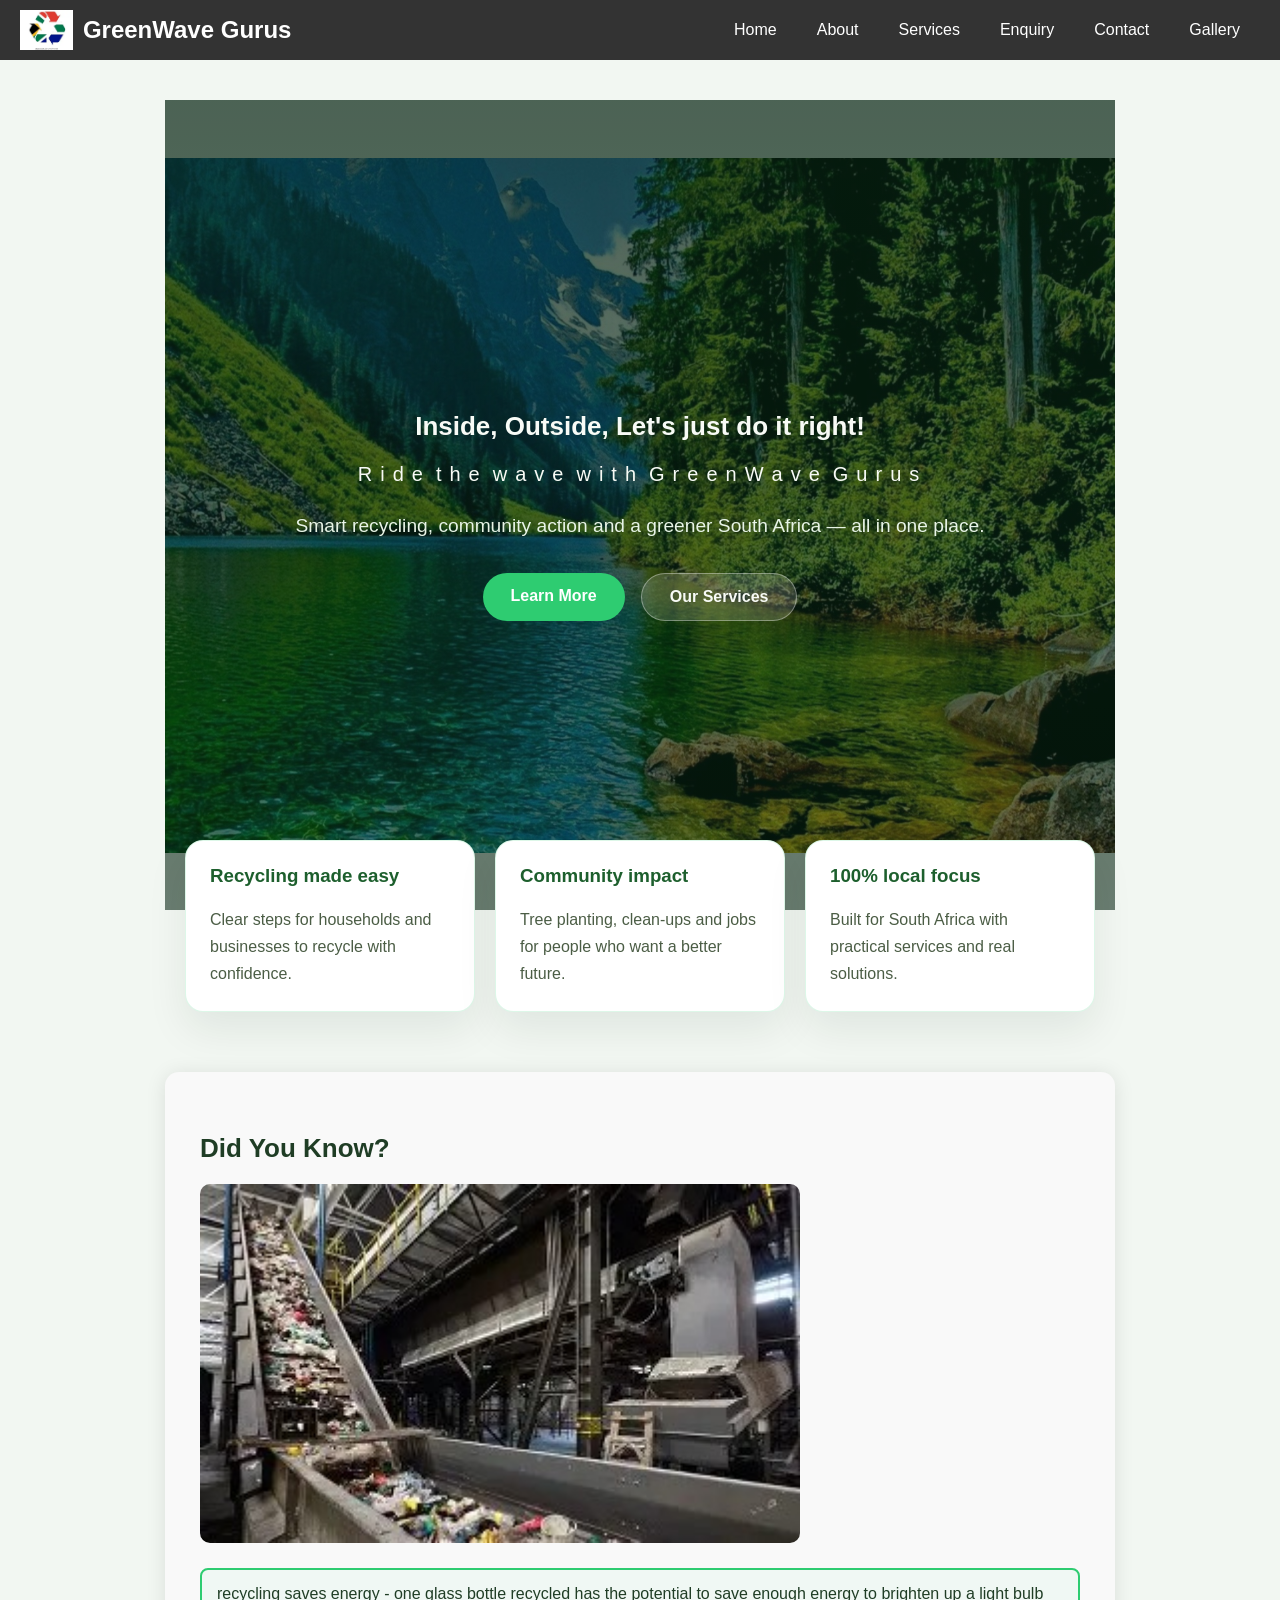
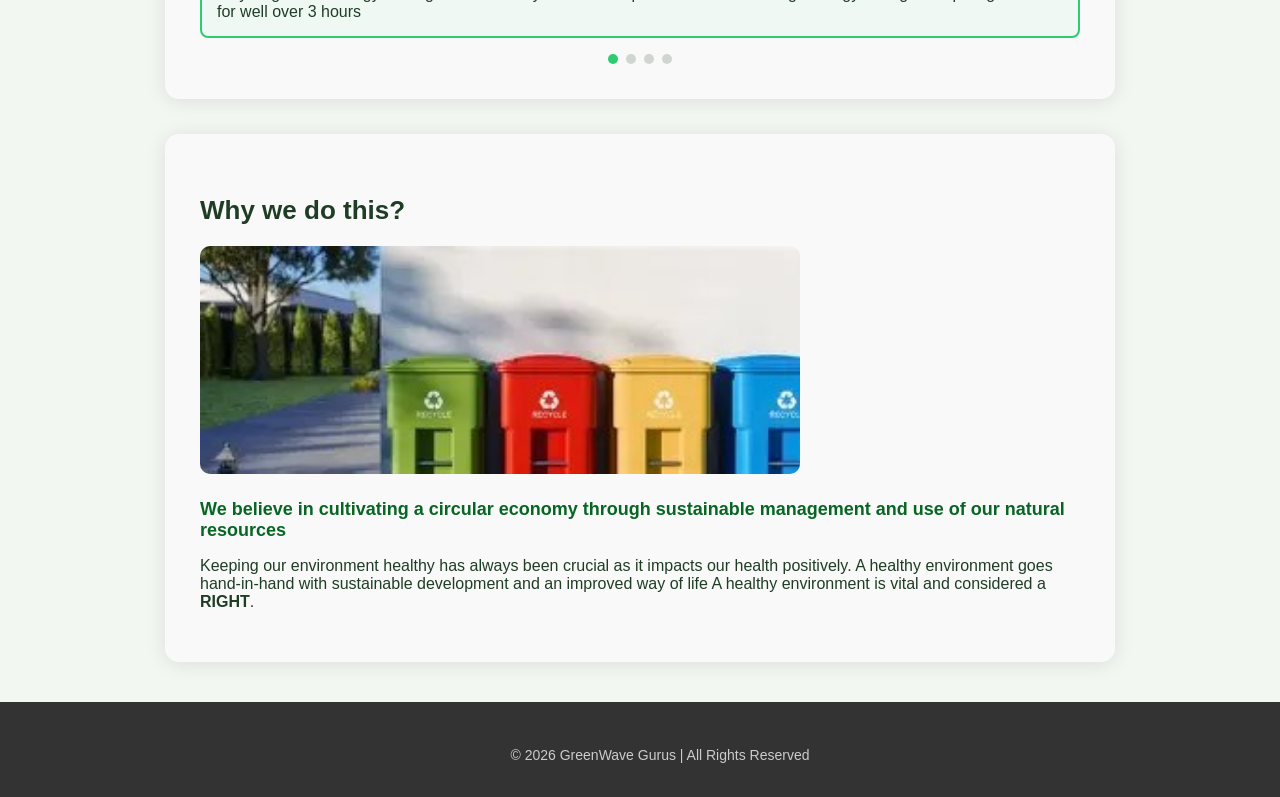
<file: index.html>
<!DOCTYPE html>
<html lang="en">
<head>
    <meta charset="UTF-8">
    <meta name="viewport" content="width=device-width, initial-scale=1.0">
    <link rel="stylesheet" href="css/style.css">
    <title>GreenWave Gurus</title>
</head>
<script src="js/script.js"></script>
<body>
    
       <header>
<nav class="navbar">
    <div class="logo">
        <img src="images/logo2.jpg" alt="logo">
        <span>GreenWave Gurus</span>
    </div>
    <ul class="nav-links">
        <li><a href="index.html">Home</a></li>
        <li><a href="about.html">About</a></li>
        <li><a href="services.html">Services</a></li>
        <li><a href="enquiry.html">Enquiry</a></li>
        <li><a href="contact.html">Contact</a></li>
        <li><a href="images.html">Gallery</a></li>
    </ul>
</nav>
</header>

<main class="container">
<section class="hero">
    <div class="hero-content">
       <h1><strong>Inside, Outside, Let's just do it right!</strong></h1>

        <h2 class="wavy-text">
            <span>R</span><span>i</span><span>d</span><span>e</span><span> </span>
            <span>t</span><span>h</span><span>e</span><span> </span><span>w</span>
            <span>a</span><span>v</span><span>e</span><span> </span><span>w</span>
            <span>i</span><span>t</span><span>h</span><span> </span><span>G</span>
            <span>r</span><span>e</span><span>e</span><span>n</span><span>W</span>
            <span>a</span><span>v</span><span>e</span><span> </span><span>G</span>
            <span>u</span><span>r</span><span>u</span><span>s</span>
        </h2>

        <p class="hero-subtitle">
            Smart recycling, community action and a greener South Africa — all in one place.
        </p>

        <div class="hero-buttons">
            <a href="about.html" class="btn btn-primary">Learn More</a>
            <a href="services.html" class="btn btn-secondary">Our Services</a>
        </div>
    </div>
</section>

<section class="hero-cards">
    <article class="feature-card">
        <h3>Recycling made easy</h3>
        <p>Clear steps for households and businesses to recycle with confidence.</p>
    </article>
    <article class="feature-card">
        <h3>Community impact</h3>
        <p>Tree planting, clean-ups and jobs for people who want a better future.</p>
    </article>
    <article class="feature-card">
        <h3>100% local focus</h3>
        <p>Built for South Africa with practical services and real solutions.</p>
    </article>
</section>
<section class="content-card">
    <h3>Did You Know?</h3>
<img src="images/factory.jpg" alt="factory" class="section-img">
  
<ul class="facts-list">
            <li class="fact-item">recycling saves energy - one glass bottle recycled has the potential to save enough energy to brighten up a light bulb for well over 3 hours</li>
            <li class="fact-item">recycled plastic containers are turned into: cellphone cases, equipment, clothes and rugs</li>
            <li class="fact-item">recycled cartons - makes paper towels, toilet paper and roof cover boards</li>
            <li class="fact-item">recycling teaches you that one man's trash is another man's treasure</li>
</ul>
 
</section>
<section class="content-card">
    <h3>Why we do this?</h3>
    <img src="images/recyclingbins.jpg" alt="recycling bins" class="section-img">

<p class="highlight">We believe in cultivating a circular economy through sustainable management and use of our natural resources</p>
<p>Keeping our environment healthy has always been crucial as it impacts our health positively. A healthy environment goes hand-in-hand with sustainable development and an improved way of life
    A healthy environment is vital and considered a <strong>RIGHT</strong>.
</p>
</section>
</main>
<footer>
    <p class="copyright">&copy; 2026 GreenWave Gurus | All Rights Reserved</p>
</footer>




</body>
</html>
</file>
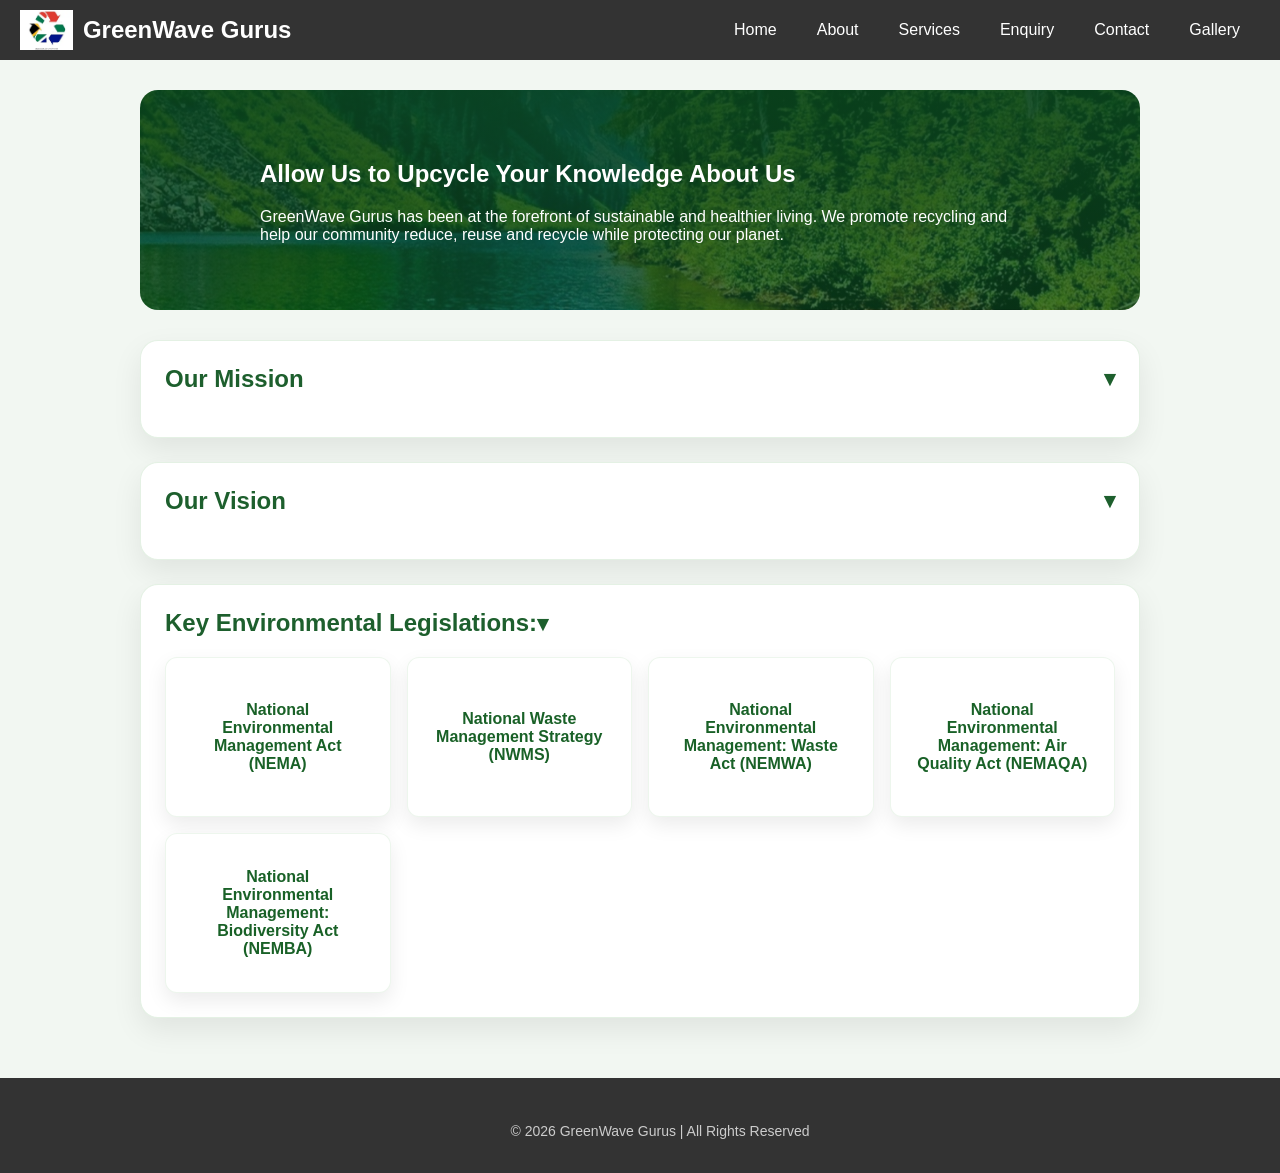
<file: about.html>
<!DOCTYPE html>
<html lang="en">
<head>
    <meta charset="UTF-8">
    <meta name="viewport" content="width=device-width, initial-scale=1.0">
    <link rel="stylesheet" href="css/style.css">
    <title>GreenWave Gurus</title>
</head>
<script src="js/script.js"></script>
<body>
    <header>
<nav class="navbar">
    <div class="logo">
        <img src="images/logo2.jpg" alt="logo">
        <span>GreenWave Gurus</span>
    </div>
    <ul class="nav-links">
        <li><a href="index.html">Home</a></li>
        <li><a href="about.html">About</a></li>
        <li><a href="services.html">Services</a></li>
        <li><a href="enquiry.html">Enquiry</a></li>
        <li><a href="contact.html">Contact</a></li>
        <li><a href="images.html">Gallery</a></li>
    </ul>
</nav>
</header>

<main class="about-page">
  <section class="about-hero">
    <div class="hero-copy">
      <h1>Allow Us to Upcycle Your Knowledge About Us</h1>
      <p>GreenWave Gurus has been at the forefront of sustainable and healthier living. We promote recycling and help our community reduce, reuse and recycle while protecting our planet.</p>
    </div>
  </section>

  <section class="about-content">
    <div class="card">
      <h2>Our Mission</h2>
      <p>Our commitment is to preserve our earth through community upliftment by creating work opportunities while making sure we act accordingly to keep our natural resources for a long time.</p>
    </div>

    <div class="card">
      <h2>Our Vision</h2>
      <div class="vision-wrap">
        <img src="images/vision.jpg" alt="vision" class="about-img">
        <div class="vision-caption">Through our input as a society we foresee a healthier planet.</div>
      </div>
      <p>Through our input as a society we foresee a healthier planet.</p>
    </div>

    <div class="card laws">
      <h2>Key Environmental Legislations:</h2>
      <div class="flip-grid">
        <div class="flip-card" tabindex="0">
          <div class="flip-card-inner">
            <div class="flip-card-front">
              <h3>National Environmental Management Act (NEMA)</h3>
            </div>
            <div class="flip-card-back">
              <p>The foundational law for environmental governance, requiring Environmental Impact Assessments and pollution control.</p>
            </div>
          </div>
        </div>

        <div class="flip-card" tabindex="0">
          <div class="flip-card-inner">
            <div class="flip-card-front">
              <h3>National Waste Management Strategy (NWMS)</h3>
            </div>
            <div class="flip-card-back">
              <p>A strategy for managing waste to minimize environmental impact and promote sustainability.</p>
            </div>
          </div>
        </div>

        <div class="flip-card" tabindex="0">
          <div class="flip-card-inner">
            <div class="flip-card-front">
              <h3>National Environmental Management: Waste Act (NEMWA)</h3>
            </div>
            <div class="flip-card-back">
              <p>Governs waste management, recycling and disposal practices.</p>
            </div>
          </div>
        </div>

        <div class="flip-card" tabindex="0">
          <div class="flip-card-inner">
            <div class="flip-card-front">
              <h3>National Environmental Management: Air Quality Act (NEMAQA)</h3>
            </div>
            <div class="flip-card-back">
              <p>Regulates air quality, sets emissions standards and protects against pollution.</p>
            </div>
          </div>
        </div>

        <div class="flip-card" tabindex="0">
          <div class="flip-card-inner">
            <div class="flip-card-front">
              <h3>National Environmental Management: Biodiversity Act (NEMBA)</h3>
            </div>
            <div class="flip-card-back">
              <p>Focuses on conservation of ecosystems like wetlands and forests and protects endangered species.</p>
            </div>
          </div>
        </div>
      </div>
    </div>
  </section>
</main>
<footer>
    <p class="copyright">&copy; 2026 GreenWave Gurus | All Rights Reserved</p>
</footer>

</body>
</html>
</file>
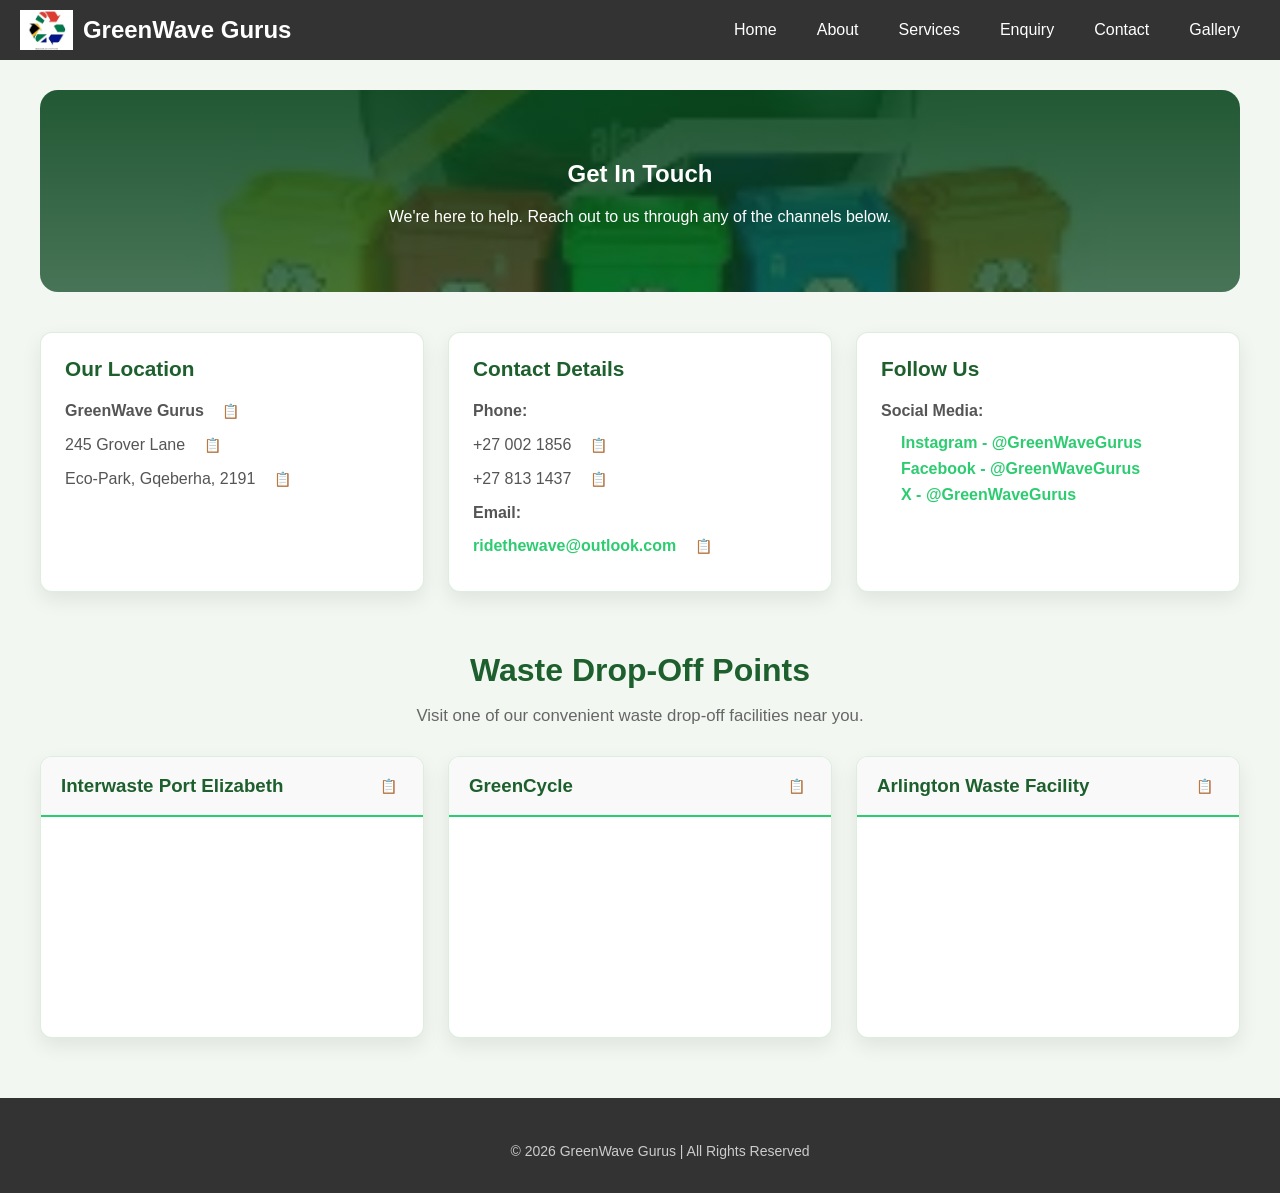
<file: contact.html>
<!DOCTYPE html>
<html lang="en">
<head>
    <meta charset="UTF-8">
    <meta name="viewport" content="width=device-width, initial-scale=1.0">
    <link rel="stylesheet" href="css/style.css">
    <title>GreenWave Gurus | Contact</title>
</head>
<script src="js/script.js"></script>
<body>
    <header>
        <nav class="navbar">
            <div class="logo">
                <img src="images/logo2.jpg" alt="logo">
                <span>GreenWave Gurus</span>
            </div>
            <ul class="nav-links">
                <li><a href="index.html">Home</a></li>
                <li><a href="about.html">About</a></li>
                <li><a href="services.html">Services</a></li>
                <li><a href="enquiry.html">Enquiry</a></li>
                <li><a href="contact.html">Contact</a></li>
                <li><a href="images.html">Gallery</a></li>
            </ul>
        </nav>
    </header>

    <main class="contact-page">
        <section class="contact-hero">
            <div class="hero-copy">
                <h1>Get In Touch</h1>
                <p>We're here to help. Reach out to us through any of the channels below.</p>
            </div>
        </section>

        <section class="contact-content">
            <div class="contact-info">
                <div class="info-card">
                    <h2>Our Location</h2>
                    <p><strong>GreenWave Gurus</strong> <button type="button" class="copy-btn" aria-label="Copy organisation name"><span class="icon">📋</span><span class="copy-tooltip" hidden>Copied!</span></button></p>
                    <p><span class="copy-text">245 Grover Lane</span> <button type="button" class="copy-btn" aria-label="Copy address"><span class="icon">📋</span><span class="copy-tooltip" hidden>Copied!</span></button></p>
                    <p><span class="copy-text">Eco-Park, Gqeberha, 2191</span> <button type="button" class="copy-btn" aria-label="Copy suburb and postal code"><span class="icon">📋</span><span class="copy-tooltip" hidden>Copied!</span></button></p>
                </div>

                <div class="info-card">
                    <h2>Contact Details</h2>
                    <p><strong>Phone:</strong></p>
                    <p><span class="copy-text">+27 002 1856</span> <button type="button" class="copy-btn" aria-label="Copy phone number"><span class="icon">📋</span><span class="copy-tooltip" hidden>Copied!</span></button></p>
                    <p><span class="copy-text">+27 813 1437</span> <button type="button" class="copy-btn" aria-label="Copy phone number"><span class="icon">📋</span><span class="copy-tooltip" hidden>Copied!</span></button></p>
                    <p><strong>Email:</strong></p>
                    <p><span class="copy-text"><a href="mailto:ridethewave@outlook.com">ridethewave@outlook.com</a></span> <button type="button" class="copy-btn" aria-label="Copy email"><span class="icon">📋</span><span class="copy-tooltip" hidden>Copied!</span></button></p>
                </div>

                <div class="info-card">
                    <h2>Follow Us</h2>
                    <p><strong>Social Media:</strong></p>
                    <ul class="social-links">
                        <li><a href="#">Instagram - @GreenWaveGurus</a></li>
                        <li><a href="#">Facebook - @GreenWaveGurus</a></li>
                        <li><a href="#">X - @GreenWaveGurus</a></li>
                    </ul>
                </div>
            </div>
        </section>

        <section class="dropoff-section">
            <h2>Waste Drop-Off Points</h2>
            <p class="section-description">Visit one of our convenient waste drop-off facilities near you.</p>
            
            <div class="maps-grid">
                <div class="map-card">
                    <h3>Interwaste Port Elizabeth <button type="button" class="copy-btn map-copy" aria-label="Copy location name"><span class="icon">📋</span><span class="copy-tooltip" hidden>Copied!</span></button></h3>
                    <div class="map-placeholder" data-src="https://www.google.com/maps/embed?pb=!1m18!1m12!1m3!1d105912.70925596487!2d25.48282690661778!3d-33.946987590437296!2m3!1f0!2f0!3f0!3m2!1i1024!2i768!4f13.1!3m3!1m2!1s0x1e7ad383b54f5caf%3A0x2cee06ee8d18fcc5!2sInterwaste%20Port%20Elizbeth!5e0!3m2!1sen!2sza!4v1776670766412!5m2!1sen!2sza">
                        <div class="spinner" aria-hidden="true"></div>
                        <div class="placeholder-text">Loading map…</div>
                    </div>
                </div>

                <div class="map-card">
                    <h3>GreenCycle <button type="button" class="copy-btn map-copy" aria-label="Copy location name"><span class="icon">📋</span><span class="copy-tooltip" hidden>Copied!</span></button></h3>
                    <div class="map-placeholder" data-src="https://www.google.com/maps/embed?pb=!1m18!1m12!1m3!1d105912.53204635058!2d25.48282679176337!3d-33.94713000050384!2m3!1f0!2f0!3f0!3m2!1i1024!2i768!4f13.1!3m3!1m2!1s0x1e7ad2081fb6fd69%3A0x1db35d7bf0e8f5ab!2sGREENCYCLE!5e0!3m2!1sen!2sza!4v1776671149756!5m2!1sen!2sza">
                        <div class="spinner" aria-hidden="true"></div>
                        <div class="placeholder-text">Loading map…</div>
                    </div>
                </div>

                <div class="map-card">
                    <h3>Arlington Waste Facility <button type="button" class="copy-btn map-copy" aria-label="Copy location name"><span class="icon">📋</span><span class="copy-tooltip" hidden>Copied!</span></button></h3>
                    <div class="map-placeholder" data-src="https://www.google.com/maps/embed?pb=!1m18!1m12!1m3!1d105912.53204635058!2d25.48282679176337!3d-33.94713000050384!2m3!1f0!2f0!3f0!3m2!1i1024!2i768!4f13.1!3m3!1m2!1s0x1e7acdf87fb027cb%3A0xc2a132cb789eee28!2sArlington%20Waste%20Facility!5e0!3m2!1sen!2sza!4v1776671186911!5m2!1sen!2sza">
                        <div class="spinner" aria-hidden="true"></div>
                        <div class="placeholder-text">Loading map…</div>
                    </div>
                </div>
            </div>
        </section>
    </main>

    <footer>
        <p class="copyright">&copy; 2026 GreenWave Gurus | All Rights Reserved</p>
    </footer>
</body>
</html>
</file>
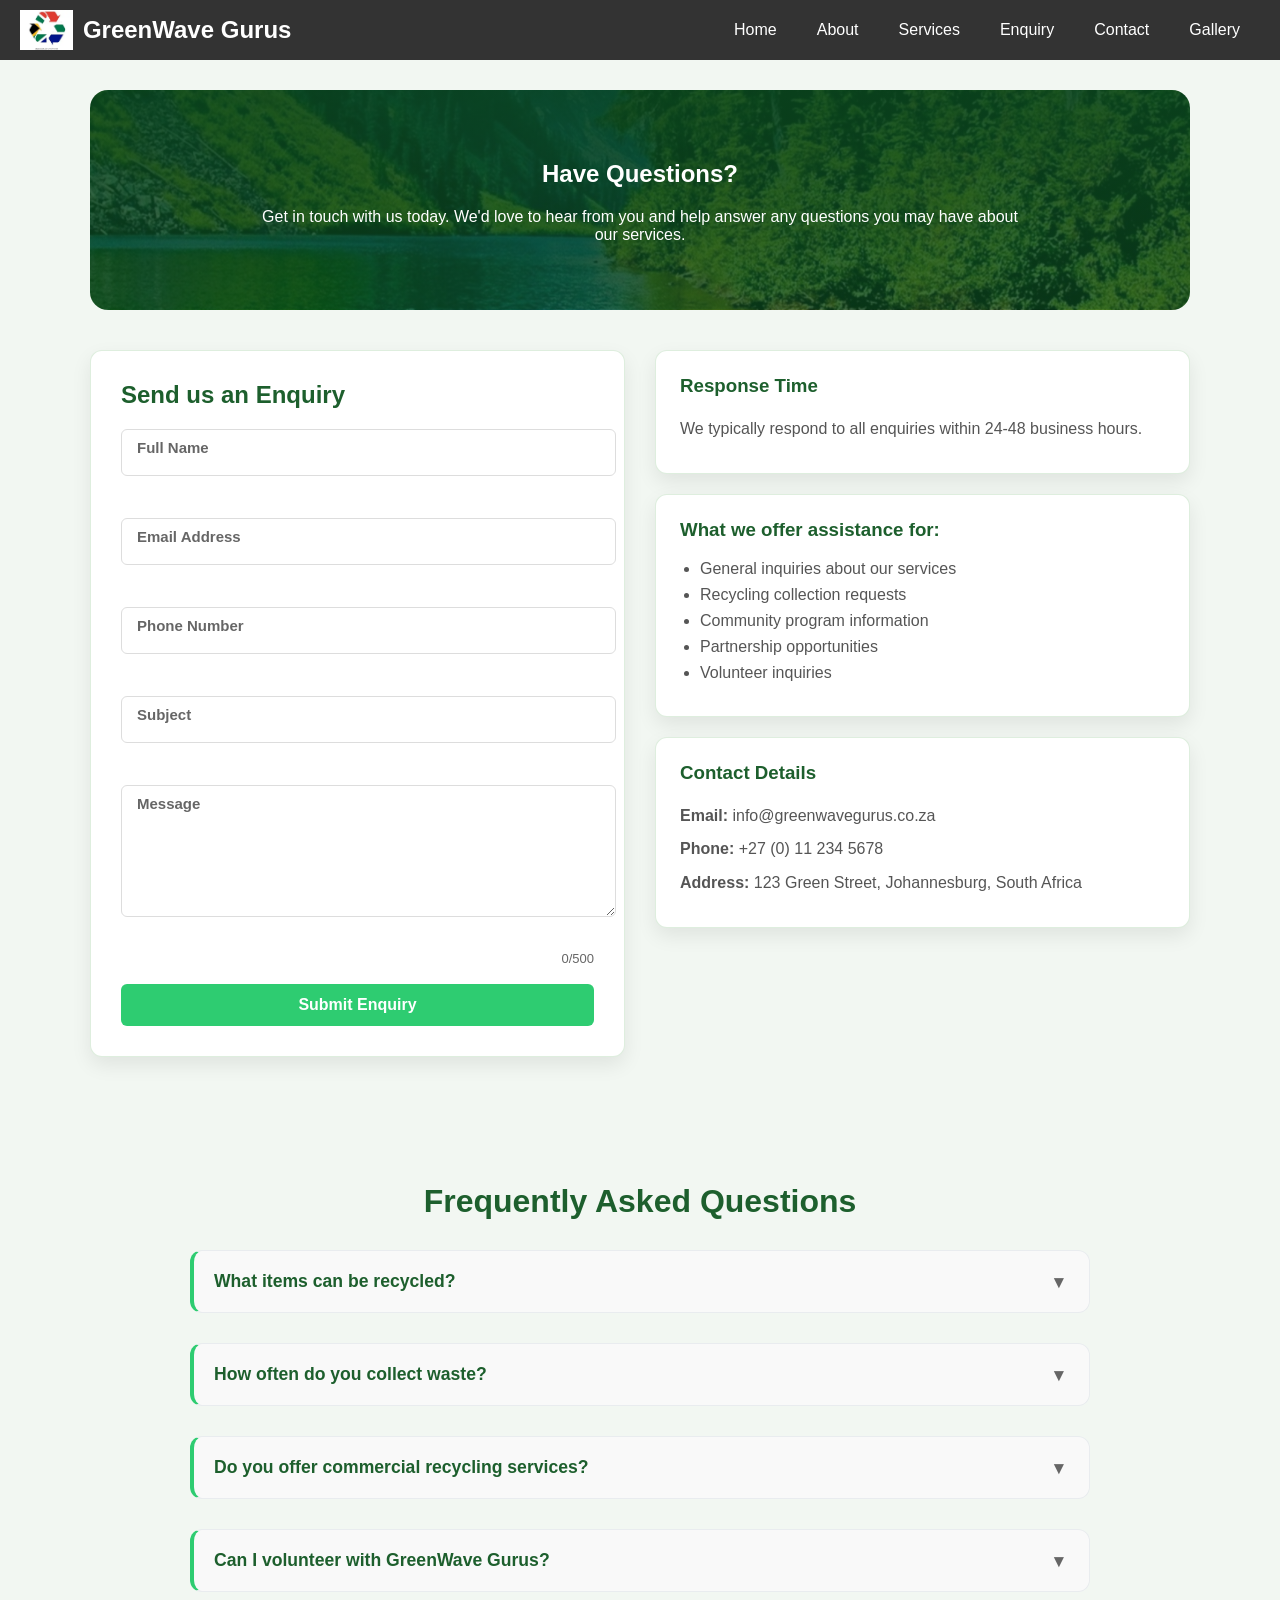
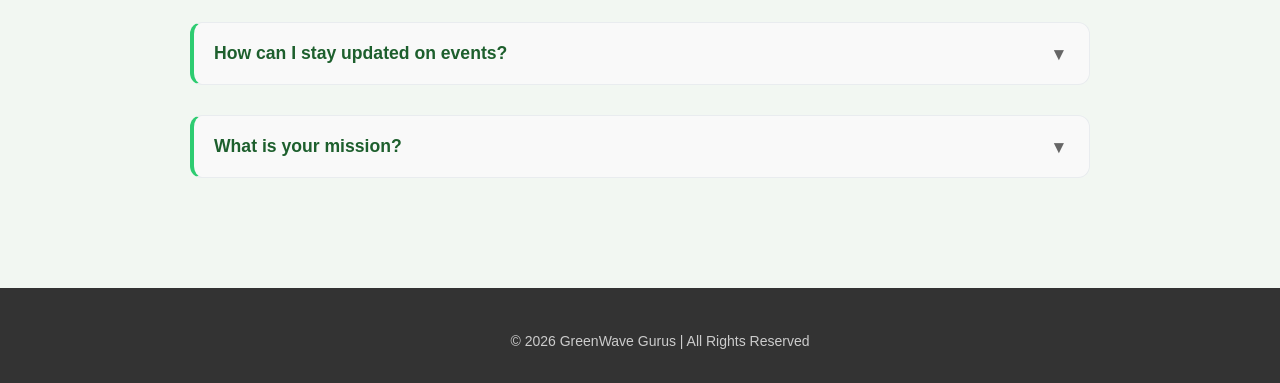
<file: enquiry.html>
<!DOCTYPE html>
<html lang="en">
<head>
    <meta charset="UTF-8">
    <meta name="viewport" content="width=device-width, initial-scale=1.0">
    <link rel="stylesheet" href="css/style.css">
    <title>GreenWave Gurus | Enquiry</title>
</head>
<script src="js/script.js"></script>
<body>
    <header>
        <nav class="navbar">
            <div class="logo">
                <img src="images/logo2.jpg" alt="logo">
                <span>GreenWave Gurus</span>
            </div>
            <ul class="nav-links">
                <li><a href="index.html">Home</a></li>
                <li><a href="about.html">About</a></li>
                <li><a href="services.html">Services</a></li>
                <li><a href="enquiry.html">Enquiry</a></li>
                <li><a href="contact.html">Contact</a></li>
                <li><a href="images.html">Gallery</a></li>
            </ul>
        </nav>
    </header>

    <main class="enquiry-page">
        <section class="enquiry-hero">
            <div class="hero-copy">
                <h1>Have Questions?</h1>
                <p>Get in touch with us today. We'd love to hear from you and help answer any questions you may have about our services.</p>
            </div>
        </section>

        <section class="enquiry-content">
            <div class="enquiry-form-card">
                <h2>Send us an Enquiry</h2>
                <form id="enquiry-form" novalidate>
                    <div id="form-status" class="form-status" aria-live="polite" hidden></div>
                    <div class="form-group floating">
                        <input type="text" id="name" name="name" required>
                        <label for="name">Full Name</label>
                        <span class="error-msg" id="name-error" aria-live="polite"></span>
                    </div>

                    <div class="form-group floating">
                        <input type="email" id="email" name="email" required>
                        <label for="email">Email Address</label>
                        <span class="error-msg" id="email-error" aria-live="polite"></span>
                    </div>

                    <div class="form-group floating">
                        <input type="tel" id="phone" name="phone">
                        <label for="phone">Phone Number</label>
                        <span class="error-msg" id="phone-error" aria-live="polite"></span>
                    </div>

                    <div class="form-group floating">
                        <input type="text" id="subject" name="subject" required>
                        <label for="subject">Subject</label>
                        <span class="error-msg" id="subject-error" aria-live="polite"></span>
                    </div>

                    <div class="form-group floating">
                        <textarea id="message" name="message" rows="6" required></textarea>
                        <label for="message">Message</label>
                        <span class="error-msg" id="message-error" aria-live="polite"></span>
                        <div class="char-counter-wrap"><span id="message-counter" class="char-counter">0/500</span></div>
                    </div>

                    <button type="submit" class="submit-btn">Submit Enquiry</button>
                </form>
            </div>

            <div class="enquiry-info">
                <div class="info-card">
                    <h3>Response Time</h3>
                    <p>We typically respond to all enquiries within 24-48 business hours.</p>
                </div>

                <div class="info-card">
                    <h3>What we offer assistance for:</h3>
                    <ul>
                        <li>General inquiries about our services</li>
                        <li>Recycling collection requests</li>
                        <li>Community program information</li>
                        <li>Partnership opportunities</li>
                        <li>Volunteer inquiries</li>
                    </ul>
                </div>

                <div class="info-card">
                    <h3>Contact Details</h3>
                    <p><strong>Email:</strong> info@greenwavegurus.co.za</p>
                    <p><strong>Phone:</strong> +27 (0) 11 234 5678</p>
                    <p><strong>Address:</strong> 123 Green Street, Johannesburg, South Africa</p>
                </div>
            </div>
        </section>
                <section class="faq-section">
            <h2>Frequently Asked Questions</h2>
            <div class="faq-container">
                <div class="faq-item">
                    <h3>What items can be recycled?</h3>
                    <p>We accept paper, cardboard, plastic, glass, and metal. All items must be clean and dry before submission. Please remove any macro-particles or contaminants.</p>
                </div>

                <div class="faq-item">
                    <h3>How often do you collect waste?</h3>
                    <p>Our refuse trucks collect waste twice a week on established routes. Contact us to arrange a collection schedule for your area.</p>
                </div>

                <div class="faq-item">
                    <h3>Do you offer commercial recycling services?</h3>
                    <p>Yes, we provide recycling solutions for businesses of all sizes. Please contact us for a customized quote.</p>
                </div>

                <div class="faq-item">
                    <h3>Can I volunteer with GreenWave Gurus?</h3>
                    <p>Absolutely! We welcome volunteers for our community initiatives, tree-planting events, and clean-up days. Submit an enquiry and let us know your interests.</p>
                </div>

                <div class="faq-item">
                    <h3>How can I stay updated on events?</h3>
                    <p>Follow us on social media or contact us directly. We announce all upcoming community events, workshops, and volunteer opportunities regularly.</p>
                </div>

                <div class="faq-item">
                    <h3>What is your mission?</h3>
                    <p>Our commitment is to preserve our earth through community upliftment by creating work opportunities while ensuring sustainable use of natural resources for future generations.</p>
                </div>
            </div>
        </section>
    </main>

    <footer>
        <p class="copyright">&copy; 2026 GreenWave Gurus | All Rights Reserved</p>
    </footer>
</body>
</html>
</file>
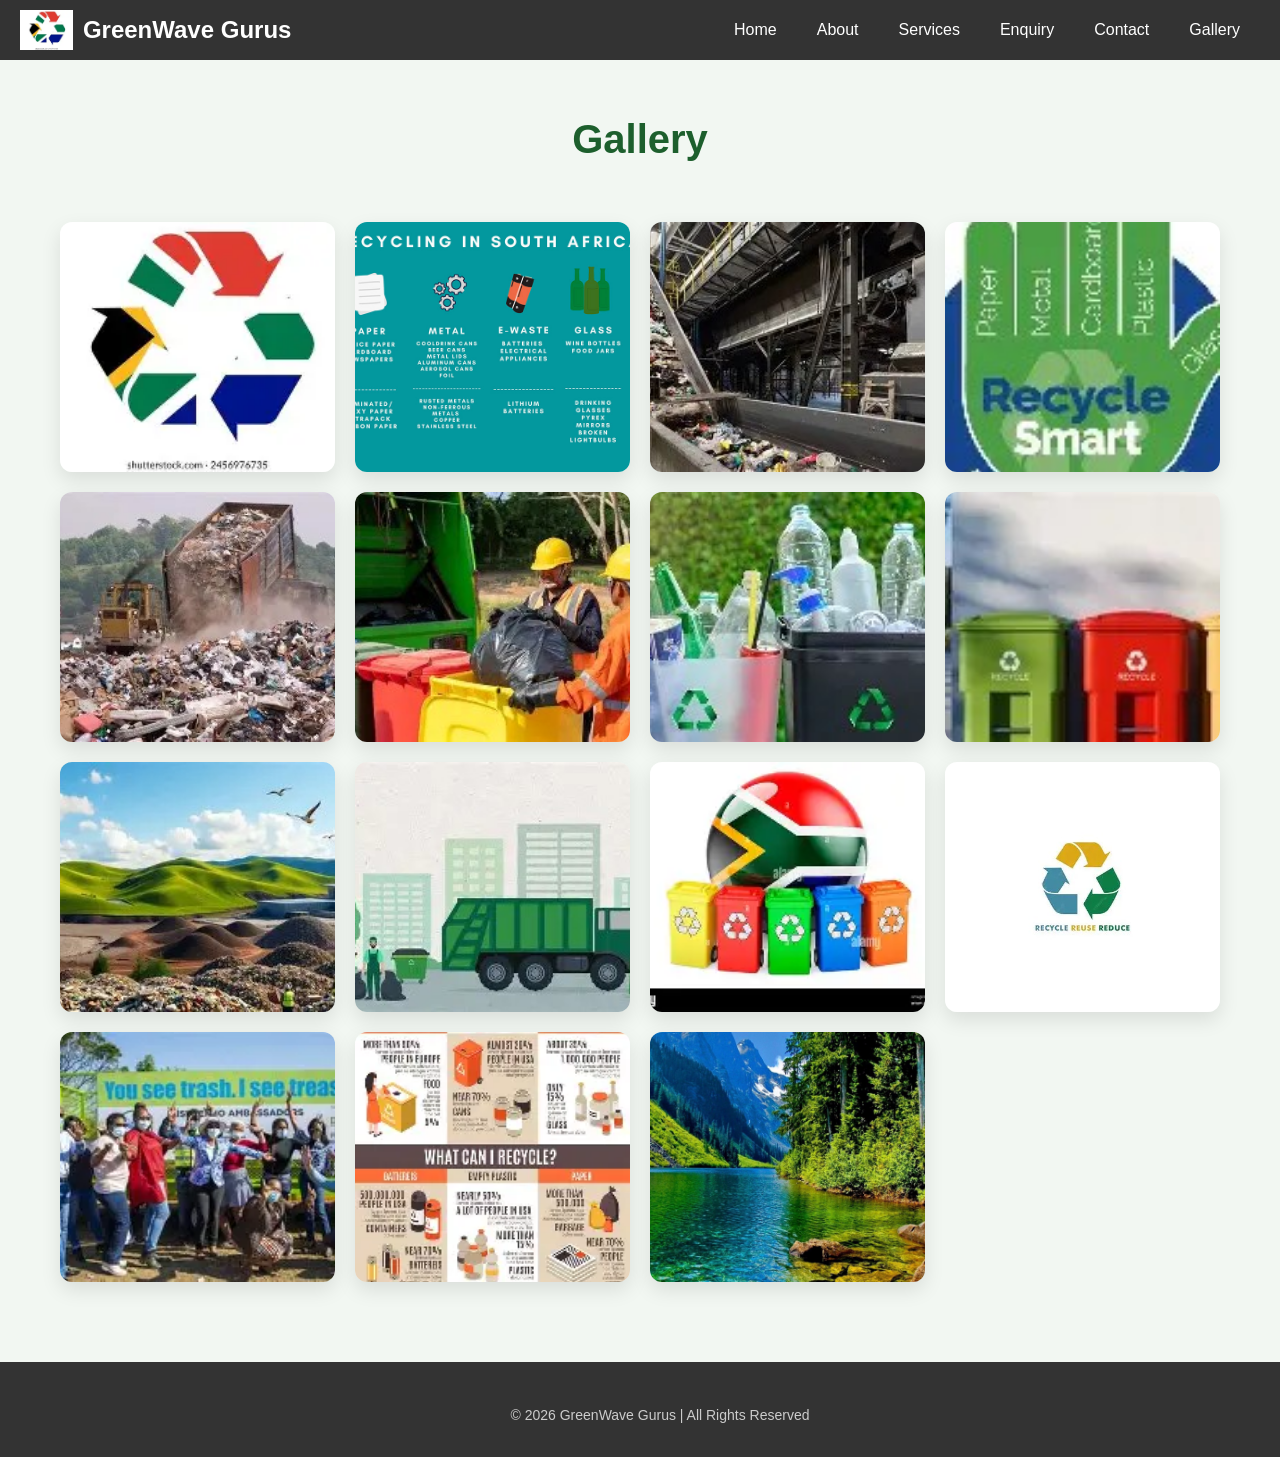
<file: images.html>
<!DOCTYPE html>
<html lang="en">
<head>
    <meta charset="UTF-8">
    <meta name="viewport" content="width=device-width, initial-scale=1.0">
    <link rel="stylesheet" href="css/style.css">
    <title>GreenWave Gurus | Gallery</title>
</head>
<script src="js/script.js"></script>
<body>
    <header>
        <nav class="navbar">
            <div class="logo">
                <img src="images/logo2.jpg" alt="logo">
                <span>GreenWave Gurus</span>
            </div>
            <ul class="nav-links">
                <li><a href="index.html">Home</a></li>
                <li><a href="about.html">About</a></li>
                <li><a href="services.html">Services</a></li>
                <li><a href="enquiry.html">Enquiry</a></li>
                <li><a href="contact.html">Contact</a></li>
                <li><a href="images.html">Gallery</a></li>
            </ul>
        </nav>
    </header>

    <main class="gallery-page">
        <h1>Gallery</h1>
        <div class="gallery-grid">
            <img src="images/logo2.jpg" alt="logo">
            <img src="images/infographic.jpg" alt="infographic">
            <img src="images/factory.jpg" alt="factory">
            <img src="images/hand.jpg" alt="hand">
            <img src="images/landfill.jpg" alt="landfill">
            <img src="images/mentakingouttrash.jpg" alt="men taking out trash">
            <img src="images/plasticbottles.jpg" alt="plastic bottles">
            <img src="images/recyclingbins.jpg" alt="recycling bins">
            <img src="images/vision.jpg" alt="vision">
            <img src="images/wastecollection.jpg" alt="waste collection">
            <img src="images/SouthAfrica.jpg" alt="South Africa">
            <img src="images/logo.jpg" alt="logo">
            <img src="images/community.jpg" alt="community">
            <img src="images/whatcanirecycle.jpg" alt="What can I recycle?">
            <img src="images/wallpaper.jpg" alt="wallpaper">
        </div>
    </main>

    <footer>
        <p class="copyright">&copy; 2026 GreenWave Gurus | All Rights Reserved</p>
    </footer>
</body>
</html>
</file>
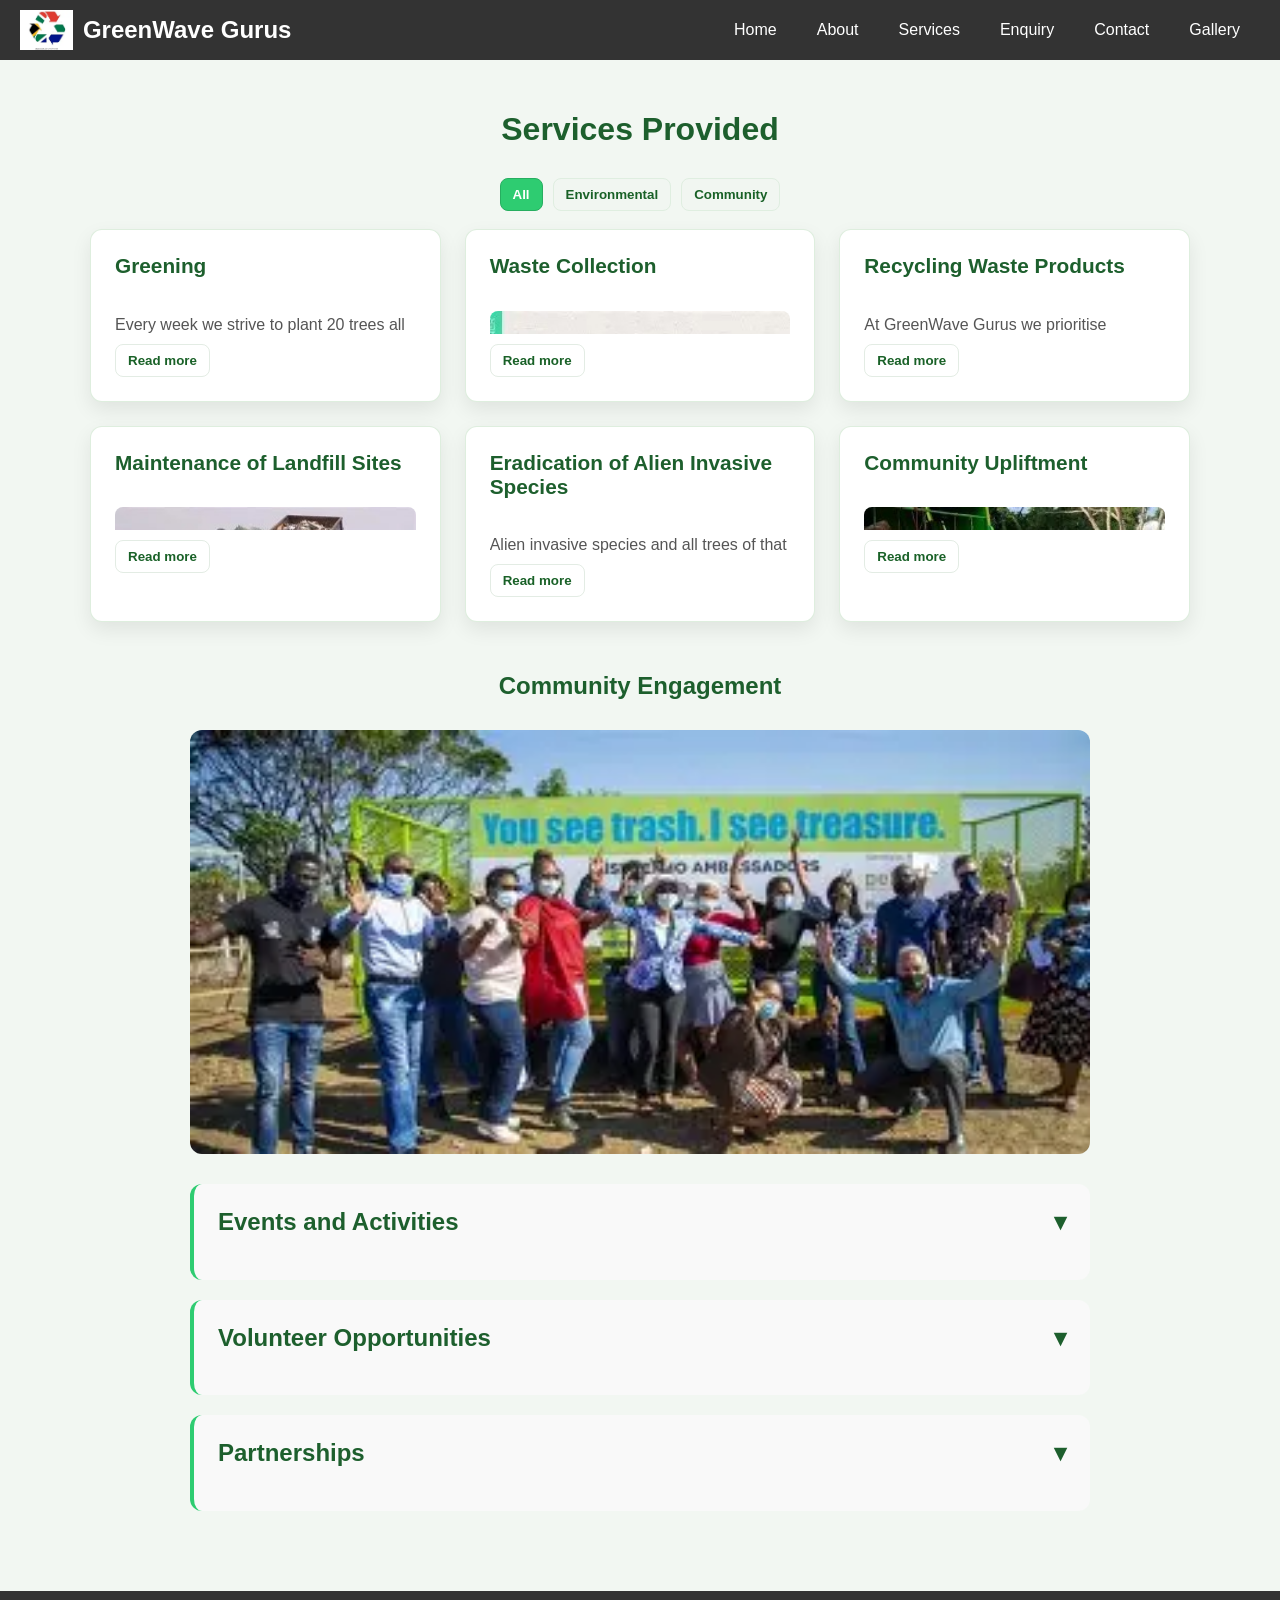
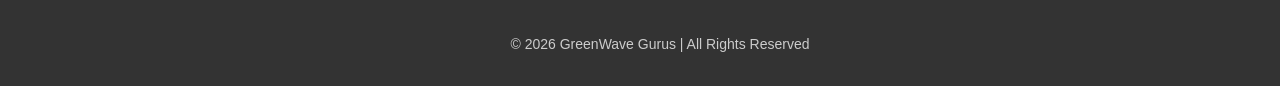
<file: services.html>
<!DOCTYPE html>
<html lang="en">
<head>
    <meta charset="UTF-8">
    <meta name="viewport" content="width=device-width, initial-scale=1.0">
    <link rel="stylesheet" href="css/style.css">
    <title>GreenWave Gurus | Services</title>
</head>
<script src="js/script.js"></script>
<body>
    <header>
        <nav class="navbar">
            <div class="logo">
                <img src="images/logo2.jpg" alt="logo">
                <span>GreenWave Gurus</span>
            </div>
            <ul class="nav-links">
                <li><a href="index.html">Home</a></li>
                <li><a href="about.html">About</a></li>
                <li><a href="services.html">Services</a></li>
                <li><a href="enquiry.html">Enquiry</a></li>
                <li><a href="contact.html">Contact</a></li>
                <li><a href="images.html">Gallery</a></li>
            </ul>
        </nav>
    </header>

    <main class="services-page">
        <h1>Services Provided</h1>

        <div class="service-filters">
            <button class="filter-btn active" data-filter="all" type="button">All</button>
            <button class="filter-btn" data-filter="environmental" type="button">Environmental</button>
            <button class="filter-btn" data-filter="community" type="button">Community</button>
        </div>

        <div class="service-grid">
            <div class="service-card">
                <h2>Greening</h2>
                <div class="service-body">
                  <p>Every week we strive to plant 20 trees all around our community. By the end of the year we hope to have achieved the plantation of over 1000 trees.</p>
                </div>
                <button class="read-more" type="button" aria-expanded="false">Read more</button>
            </div>

            <div class="service-card" data-category="environmental">
                <h2>Waste Collection</h2>
                <div class="service-body">
                  <img src="images/wastecollection.jpg" alt="wastecollection" class="service-img">
                  <p>There are systems in place for collection which include:</p>
                  <ul>
                      <li>Refuse trucks with permanent drivers for collections twice a week</li>
                      <li>Established routes for collection are put in place</li>
                  </ul>
                </div>
                <button class="read-more" type="button" aria-expanded="false">Read more</button>
            </div>

                        <div class="service-card" data-category="environmental">
                                <h2>Recycling Waste Products</h2>
                                <div class="service-body">
                                    <p>At GreenWave Gurus we prioritise recycling because we simply are converting materials considered trash into new, usable products. Recycling allows us to follow nature's rhythm through our input as a society to conserve natural resources, reduce greenhouse gas emissions and conserve energy.<br>We know how to do it. Now we as a community have to decide how to execute that long term objective towards a brighter, greener and cleaner future. To start recycing as much as currently possible is the only way forward from an environmetal and financial perspective.</p>
                                </div>
                                <button class="read-more" type="button" aria-expanded="false">Read more</button>
                        </div>

            <div class="service-card" data-category="environmental">
                <h2>Maintenance of Landfill Sites</h2>
                <div class="service-body">
                  <img src="images/landfill.jpg" alt="landfill" class="service-img">
                  <ul>
                      <li>Each landfill site is staffed with caretakers</li>
                  </ul>
                </div>
                <button class="read-more" type="button" aria-expanded="false">Read more</button>
            </div>

                        <div class="service-card" data-category="environmental">
                                <h2>Eradication of Alien Invasive Species</h2>
                                <div class="service-body">
                                    <p>Alien invasive species and all trees of that sort need to be eradicated as this pertains to sustainable environmental growth.</p>
                                </div>
                                <button class="read-more" type="button" aria-expanded="false">Read more</button>
                        </div>

            <div class="service-card" data-category="community">
                <h2>Community Upliftment</h2>
                <div class="service-body">
                  <img src="images/mentakingouttrash.jpg" alt="mentakingouttrash" class="service-img">
                  <p>We have a community upliftment program in place to create work opportunities for the unemployed and to further educate our community on the importance of recycling and how to go about it.</p>
                  <p><strong>Note:</strong> Please make sure that all items given to be recycled are dried out properly and are free from any macro-particles to support efficient recycling.</p>
                </div>
                <button class="read-more" type="button" aria-expanded="false">Read more</button>
            </div>
        </div>

        <section class="engagement-section">
            <h1>Community Engagement</h1>
            <img src="images/community.jpg" alt="community" class="engagement-img">

            <div class="engagement-card">
                <h2>Events and Activities</h2>
                <p>We host regular community clean-up events, educational workshops, and tree-planting days to engage and empower our community members in sustainable practices.</p>
                <p>Our next event is a community clean-up day on Saturday, September 9 at the local park.</p>
                <div class="event-timer" aria-live="polite">
                    <div class="time-part"><span class="value days">0</span><span class="label">Days</span></div>
                    <div class="time-part"><span class="value hours">00</span><span class="label">Hours</span></div>
                    <div class="time-part"><span class="value minutes">00</span><span class="label">Minutes</span></div>
                    <div class="time-part"><span class="value seconds">00</span><span class="label">Seconds</span></div>
                </div>
            </div>

            <div class="engagement-card">
                <h2>Volunteer Opportunities</h2>
                <p>We openly welcome all volunteers to actively engage in our community initiatives.</p>
            </div>

            <div class="engagement-card">
                <h2>Partnerships</h2>
                <p>Us at GreenWave Gurus collaborate with local schools, businesses, and environmental organizations to further extend our impact and promote cleanliness within our precious community.</p>
            </div>
        </section>
    </main>

    <footer>
        <p class="copyright">&copy; 2026 GreenWave Gurus | All Rights Reserved</p>
    </footer>
</body>
</html>
</file>
<file: css/style.css>
/*GLOBAL STYLES*/

body {
    margin: 0;
    font-family: Arial, sans-serif;
}
nav {
    background-color:#333;
    padding: 15px;
}
nav a {
    color: white;
    text-decoration: none;
    margin-right: 20px;
}
.navbar {
    display: flex;
    justify-content: space-between;
    align-items: center;
    background-color: #333;
    padding: 10px 20px;
}
.logo {
    display: flex;
    align-items: center;
    gap: 10px;
}
.logo img {
    height: 40px;
    width: auto
}
.logo span {
    color: white;
    font-size: 1.5em;
    font-weight: bold;
}
.nav-links {
    display: flex;
    list-style: none;
    gap: 20px;
    margin: 0;
    padding: 0;
}
.nav-links a {
    color: white;
    text-decoration: none;
    font-size: 16px;
}
.nav-links a:hover {
    color: lightgreen
}
footer {
    background-color: #333;
    color: white;
    text-align: center;
    padding: 20px;

    width: 100%;
    bottom: 0;
}
.copyright {
   text-align: center;
   margin-top: 15px;
   font-size: 14px;
   color:#ccc;

padding-top: 10px;
}
/*HOME PAGE STYLES*/
.container {
    max-width: 950px;
    margin: 40px auto;
    padding: 0 20px;
}
body {
    margin: 0;
    font-family: "Segoe UI", Tahoma, Geneva, Verdana, sans-serif;
    background: #f2f7f2;
    color: #1f3d25;
}

.hero {
    min-height: 90vh;
    display: flex;
    align-items: center;
    justify-content: center;
    padding: 0 20px;
    background: linear-gradient(180deg, rgba(10, 45, 22, 0.55), rgba(10, 45, 22, 0.35)),
                url("../images/wallpaper.jpg") center/cover no-repeat;
    position: relative;
}

.hero::before {
    content: "";
    position: absolute;
    inset: 0;
    background: rgba(5, 30, 15, 0.35);
    z-index: 0;
}

.hero-content {
    position: relative;
    z-index: 1;
    text-align: center;
    max-width: 950px;
    color: #f8fbf6;
}

.hero-subtitle {
    font-size: 1.2rem;
    margin: 20px auto 30px;
    max-width: 730px;
    line-height: 1.7;
    color: #e8f4e7;
}

.hero-buttons {
    display: flex;
    flex-wrap: wrap;
    justify-content: center;
    gap: 16px;
}

.btn {
    display: inline-block;
    padding: 14px 28px;
    border-radius: 999px;
    text-decoration: none;
    font-weight: 700;
    transition: transform 0.25s ease, background 0.25s ease, color 0.25s ease;
}

.btn-primary {
    background: #2ecc71;
    color: #fff;
}

.btn-secondary {
    background: rgba(255, 255, 255, 0.15);
    color: #f8fbf6;
    border: 1px solid rgba(255, 255, 255, 0.35);
}

.btn:hover {
    transform: translateY(-2px);
}

.hero-cards {
    display: grid;
    grid-template-columns: repeat(auto-fit, minmax(240px, 1fr));
    gap: 20px;
    max-width: 1200px;
    margin: -70px auto 60px;
    padding: 0 20px;
    z-index: 1;
    position: relative;
}

.feature-card {
    background: #ffffff;
    padding: 24px;
    border-radius: 18px;
    box-shadow: 0 18px 40px rgba(15, 40, 20, 0.08);
    border: 1px solid rgba(46, 204, 113, 0.16);
    transition: transform 320ms cubic-bezier(.2,.9,.3,1), box-shadow 320ms ease;
}

.feature-card:hover,
.feature-card:focus-within {
    transform: translateY(-8px) scale(1.02);
    box-shadow: 0 28px 60px rgba(15, 40, 20, 0.12);
}

.feature-card h3 {
    margin-top: 0;
    color: #1d5f2d;
}

.feature-card p {
    margin: 12px 0 0;
    line-height: 1.7;
    color: #4b5d45;
}

.wavy-text {
    display: inline-flex;
    flex-wrap: wrap;
    justify-content: center;
    font-size: clamp(2rem, 4vw, 4rem);
    letter-spacing: 0.12em;
    line-height: 1.1;
}

.wavy-text span {
    display: inline-block;
    animation: wave 1.2s ease-in-out infinite;
}

.wavy-text span:nth-child(odd) {
    animation-delay: 0.1s;
}

@keyframes wave {
    0%, 100% { transform: translateY(0); }
    50% { transform: translateY(-12px); }
}


.hero h1,
.hero .wavy-text {
    position: relative;
    z-index: 1;
}

.hero h2 {
    font-size: 20px;
    margin-bottom: 25px;
    font-weight: normal;
}
.hero img {
    width: 60%;
    max-width: 400px;
    border-radius: 12px;
    box-shadow: 0 4px 15px 
    rgba(0, 0, 0, 0.1);

}
.content-card {
    background-color: #f9f9f9;
    padding: 35px;
    margin-bottom: 35px;
    border-radius: 14px;
    box-shadow: 0 2px 20px 
    rgba(0, 0, 0, 0.1);
}
.content-card h3 {
    font-size: 26px;
    margin-bottom: 20px;   
}

/* Reveal animation for 'Why we do this?' */
.will-reveal {
    opacity: 1;
    transform: none;
    transition: transform 320ms cubic-bezier(.2,.9,.3,1), box-shadow 320ms ease;
    will-change: transform, box-shadow;
}
.will-reveal.revealed,
.will-reveal:hover,
.will-reveal:focus-within {
    transform: translateY(-8px) scale(1.02);
    box-shadow: 0 18px 40px rgba(15, 40, 20, 0.08);
}

.section-img {
    width: 100%;
    max-width: 600px;
    display: block;
    margin: 15px 0 25px 0;
    border-radius: 10px;
}
.highlight {
    font-size: 18px;
    font-weight: bold;
    color: #086624;
    margin-bottom: 15px;
}
.hero h1 {
    font-size: 26px; 
}
.facts-list {
    list-style: none;
    padding: 0;
    display: flex;
    flex-direction: column;
    gap: 15px;
}

.fact-item {
    border: 2px solid #2ecc71;
    border-radius: 8px;
    padding: 15px;
    background-color: #f0f8f4;
    transition: all 0.3s ease;
    cursor: pointer;
}

.fact-item:hover {
    transform: translateX(15px);
    box-shadow: -5px 5px 15px rgba(0, 0, 0, 0.15);
    border-color: #27ae60;
}

/* Facts carousel styles */
.facts-list {
    position: relative;
}
.facts-list .fact-item {
    display: none;
    opacity: 0;
    transition: opacity 320ms ease;
}
.facts-list .fact-item.active {
    display: block;
    opacity: 1;
}
.facts-dots {
    display: flex;
    gap: 8px;
    justify-content: center;
    margin-top: 12px;
}
.facts-dot {
    width: 10px;
    height: 10px;
    border-radius: 50%;
    border: none;
    background: #d1d5d1;
    padding: 0;
    cursor: pointer;
}
.facts-dot.active {
    background: #2ecc71;
}
.facts-dot:focus {
    outline: 2px solid #196127;
    outline-offset: 3px;
}

.wavy-text {
    font-size: 2.5em;
    font-weight: bold;
    letter-spacing: 3px;
    display: flex;
    justify-content: center;
    gap: 5px;
}

.wavy-text span {
    display: inline-block;
    animation: wave 0.6s ease-in-out infinite;
}

.wavy-text span:nth-child(1) { animation-delay: 0s; }
.wavy-text span:nth-child(2) { animation-delay: 0.1s; }
.wavy-text span:nth-child(3) { animation-delay: 0.2s; }
.wavy-text span:nth-child(4) { animation-delay: 0.3s; }
.wavy-text span:nth-child(5) { animation-delay: 0.4s; }
.wavy-text span:nth-child(6) { animation-delay: 0.5s; }
.wavy-text span:nth-child(7) { animation-delay: 0.6s; }
.wavy-text span:nth-child(8) { animation-delay: 0.7s; }
.wavy-text span:nth-child(9) { animation-delay: 0.8s; }
.wavy-text span:nth-child(10) { animation-delay: 0.9s; }
.wavy-text span:nth-child(11) { animation-delay: 1s; }
.wavy-text span:nth-child(12) { animation-delay: 1.1s; }
.wavy-text span:nth-child(13) { animation-delay: 1.2s; }
.wavy-text span:nth-child(14) { animation-delay: 1.3s; }
.wavy-text span:nth-child(15) { animation-delay: 1.4s; }
.wavy-text span:nth-child(16) { animation-delay: 1.5s; }
.wavy-text span:nth-child(17) { animation-delay: 1.6s; }
.wavy-text span:nth-child(18) { animation-delay: 1.7s; }
.wavy-text span:nth-child(19) { animation-delay: 1.8s; }
.wavy-text span:nth-child(20) { animation-delay: 1.9s; }
.wavy-text span:nth-child(21) { animation-delay: 2s; }
.wavy-text span:nth-child(22) { animation-delay: 2.1s; }
.wavy-text span:nth-child(23) { animation-delay: 2.2s; }
.wavy-text span:nth-child(24) { animation-delay: 2.3s; }
.wavy-text span:nth-child(25) { animation-delay: 2.4s; }

@keyframes wave {
    0%, 100% { transform: translateY(0px); }
    50% { transform: translateY(-15px); }
}

/*ABOUT PAGE STYLES*/
.about-page {
  max-width: 1000px;
  margin: 0 auto;
  padding: 30px 20px 60px;
  color: #333;
}

/* Slide-up reveal for About page sections */
.about-page > section {
    opacity: 0;
    transform: translateY(28px);
    transition: opacity 520ms cubic-bezier(.2,.9,.3,1), transform 520ms cubic-bezier(.2,.9,.3,1);
    will-change: opacity, transform;
}
.about-page > section.visible {
    opacity: 1;
    transform: translateY(0);
}

.about-hero {
    background: linear-gradient(180deg, rgba(10, 70, 30, 0.9), rgba(10, 70, 30, 0.7)),
                            url("../images/wallpaper.jpg") center/cover no-repeat;
  border-radius: 18px;
  padding: 50px 30px;
  color: white;
  margin-bottom: 30px;
}

.about-hero .hero-copy {
  max-width: 760px;
  margin: 0 auto;
}

.about-content {
  display: grid;
  gap: 24px;
}

.card {
  background: #ffffff;
  border-radius: 18px;
  padding: 24px;
  box-shadow: 0 12px 30px rgba(0, 0, 0, 0.08);
  border: 1px solid rgba(34, 139, 34, 0.12);
}

.card h2 {
  margin-top: 0;
  color: #1d5f2d;
}

/* Accordion styles for About page */
.about-content .card h2[role="button"] {
    cursor: pointer;
    display: flex;
    align-items: center;
    justify-content: space-between;
    gap: 12px;
}
.accordion-content {
    overflow: hidden;
    transition: max-height 360ms cubic-bezier(.2,.9,.3,1);
}


.about-content .card h2::after {
    content: '\25BE';
    font-size: 0.9em;
    transition: transform 260ms ease;
}
.about-content .card.open h2::after {
    transform: rotate(180deg);
}

.about-img {
  width: 100%;
  border-radius: 12px;
  margin: 16px 0;
  display: block;
}

/* Vision image overlay */
.vision-wrap {
    position: relative;
    display: block;
    border-radius: 12px;
    overflow: hidden;
}
.vision-wrap .about-img {
    display: block;
    width: 100%;
    height: auto;
    transition: transform 420ms cubic-bezier(.2,.9,.3,1);
}
.vision-wrap::before {
    content: "";
    position: absolute;
    inset: 0;
    background: rgba(0,0,0,0.45);
    opacity: 0;
    transition: opacity 320ms ease;
}
.vision-caption {
    position: absolute;
    left: 0;
    right: 0;
    bottom: 0;
    padding: 18px 20px;
    color: #fff;
    font-weight: 600;
    text-align: center;
    opacity: 0;
    transform: translateY(8px);
    transition: opacity 300ms ease, transform 300ms cubic-bezier(.2,.9,.3,1);
    pointer-events: none;
}
.vision-wrap:hover::before,
.vision-wrap:focus-within::before {
    opacity: 1;
}
.vision-wrap:hover .about-img,
.vision-wrap:focus-within .about-img {
    transform: scale(1.04);
}
.vision-wrap:hover .vision-caption,
.vision-wrap:focus-within .vision-caption {
    opacity: 1;
    transform: translateY(0);
}

.laws .law-list {
  list-style: none;
  padding: 0;
  margin: 0;
}

.law-list li {
  margin-bottom: 22px;
  padding-left: 0;
}

.law-list strong {
  display: block;
  font-size: 1rem;
  color: #196127;
  margin-bottom: 6px;
}

.law-list p {
  margin: 0;
  line-height: 1.7;
  color: #4a4a4a;
}

/* Flip-card styles for Key Legislation */
.flip-grid {
    display: grid;
    grid-template-columns: repeat(auto-fit, minmax(220px, 1fr));
    gap: 16px;
    margin-top: 16px;
}
.flip-card {
    perspective: 1000px;
    cursor: pointer;
}
.gallery-page {
    padding-bottom: 60px;
}
.gallery-grid {
    display: grid;
    grid-template-columns: repeat(auto-fit, minmax(160px, 1fr));
    gap: 14px;
    padding: 20px;
}
.gallery-grid img {
    width: 100%;
    height: 160px;
    object-fit: cover;
    border-radius: 10px;
    cursor: pointer;
    transition: transform 180ms ease, box-shadow 180ms ease;
    display: block;
}
.gallery-grid img:hover,
.gallery-grid img:focus {
    transform: scale(1.03);
    box-shadow: 0 12px 32px rgba(0,0,0,0.25);
    z-index: 2;
}

/* Full-screen preview overlay */
.preview-overlay {
    position: fixed;
    inset: 0;
    display: flex;
    align-items: center;
    justify-content: center;
    background: rgba(0,0,0,0.65);
    z-index: 1200;
    opacity: 0;
    pointer-events: none;
    transition: opacity 160ms ease;
}
.preview-overlay.visible {
    opacity: 1;
    pointer-events: auto;
}
.preview-overlay img {
    width: 100vw;
    height: 100vh;
    max-width: none;
    max-height: none;
    object-fit: contain;
    border-radius: 0;
    box-shadow: none;
    transform: none;
    transition: none;
}
.preview-overlay .close-hint {
    position: absolute;
    top: 18px;
    right: 18px;
    color: #fff;
    background: rgba(0,0,0,0.35);
    padding: 6px 10px;
    border-radius: 8px;
    font-size: 13px;
}

/* Prevent background scroll while preview is open */
body.preview-open {
    overflow: hidden;
}
.flip-card-inner {
    position: relative;
    width: 100%;
    height: 160px;
    transition: transform 0.6s cubic-bezier(.2,.9,.3,1);
    transform-style: preserve-3d;
}
.flip-card:focus .flip-card-inner,
.flip-card:hover .flip-card-inner,
.flip-card:focus-within .flip-card-inner {
    transform: rotateY(180deg);
}
.flip-card-front,
.flip-card-back {
    position: absolute;
    inset: 0;
    backface-visibility: hidden;
    border-radius: 12px;
    display: flex;
    align-items: center;
    justify-content: center;
    padding: 16px;
    box-shadow: 0 8px 20px rgba(0,0,0,0.08);
}
.flip-card-front {
    background: #ffffff;
    color: #196127;
    border: 1px solid rgba(34,139,34,0.08);
}
.flip-card-back {
    background: linear-gradient(180deg, #2ecc71, #27ae60);
    color: #fff;
    transform: rotateY(180deg);
    text-align: center;
}
.flip-card h3 {
    margin: 0;
    font-size: 1rem;
    text-align: center;
    padding: 0 8px;
}
.flip-card-back p {
    margin: 0;
    font-size: 0.95rem;
    line-height: 1.4;
}


/*SERVICES PAGE STYLES*/

.services-page {
    max-width: 1100px;
    margin: 0 auto;
    padding: 30px 20px 60px;
    color: #333;
}

.services-page h1 {
    text-align: center;
    color: #1d5f2d;
    margin-bottom: 30px;
}

.service-grid {
    display: grid;
    gap: 24px;
    grid-template-columns: repeat(auto-fit, minmax(280px, 1fr));
    margin-bottom: 50px;
}

/* Service filters */
.service-filters {
    display: flex;
    gap: 10px;
    justify-content: center;
    margin: 18px 0;
}
.filter-btn {
    background: #f1f6f1;
    border: 1px solid #dfeee0;
    color: #196127;
    padding: 8px 12px;
    border-radius: 8px;
    cursor: pointer;
    font-weight: 600;
}
.filter-btn.active {
    background: #2ecc71;
    color: #fff;
    border-color: #27ae60;
}

/* Fade hide/show for service cards */
.service-card {
    transition: opacity 360ms ease, transform 360ms ease;
    /* start hidden for slide-up reveal */
    opacity: 0;
    transform: translateY(18px);
}
.service-card.visible {
    opacity: 1;
    transform: translateY(0);
}
.service-card.fading-out {
    opacity: 0;
    transform: translateY(8px) scale(.995);
    pointer-events: none;
}
.service-card.hidden {
    display: none !important;
}

/* Expandable service card body */
.service-body {
    overflow: hidden;
    transition: max-height 420ms cubic-bezier(.2,.9,.3,1), opacity 320ms ease;
    max-height: 3.6em; /* approximate two lines */
}
.service-card.expanded .service-body { }
.read-more {
    display: inline-block;
    margin-top: 10px;
    background: transparent;
    border: 1px solid rgba(25,97,39,0.12);
    color: #196127;
    padding: 8px 12px;
    border-radius: 8px;
    cursor: pointer;
    font-weight: 600;
}
.read-more:hover { background: rgba(25,97,39,0.04); }

/* Event countdown timer */
.event-timer {
    display: flex;
    gap: 12px;
    justify-content: center;
    margin-top: 12px;
    align-items: baseline;
    flex-wrap: wrap;
}
.event-timer .time-part {
    background: rgba(255,255,255,0.06);
    padding: 8px 12px;
    border-radius: 8px;
    text-align: center;
    min-width: 64px;
}
.event-timer .value {
    display: block;
    font-weight: 700;
    font-size: 1.25rem;
    color: #1d5f2d;
}
.event-timer .label {
    display: block;
    font-size: 0.75rem;
    color: #4b5d45;
}

.service-card {
    background: #ffffff;
    border-radius: 12px;
    padding: 24px;
    box-shadow: 0 8px 20px rgba(0, 0, 0, 0.08);
    border: 1px solid rgba(34, 139, 34, 0.15);
}

.service-card h2 {
    margin-top: 0;
    color: #1d5f2d;
    font-size: 1.3em;
}

.service-card p {
    line-height: 1.6;
    color: #555;
}

.service-card ul {
    padding-left: 20px;
}

.service-card li {
    margin-bottom: 8px;
    color: #555;
}

.service-img {
    width: 100%;
    border-radius: 8px;
    margin: 15px 0;
    display: block;
}

.engagement-section {
    max-width: 900px;
    margin: 0 auto;
}

.engagement-section h1 {
    margin-top: 40px;
}

.engagement-img {
    width: 100%;
    border-radius: 12px;
    margin-bottom: 30px;
    display: block;
}

.engagement-card {
    background: #f9f9f9;
    border-radius: 12px;
    padding: 24px;
    margin-bottom: 20px;
    border-left: 4px solid #2ecc71;
}

.engagement-card h2 {
    color: #1d5f2d;
    margin-top: 0;
}

.engagement-card p {
    color: #555;
    line-height: 1.6;
}

/* Engagement accordion styles */
.engagement-card h2[role="button"] {
    cursor: pointer;
    display: flex;
    align-items: center;
    justify-content: space-between;
    gap: 12px;
}
.engagement-card h2::after {
    content: '\25BE';
    transition: transform 220ms ease;
}
.engagement-card.open h2::after {
    transform: rotate(180deg);
}
.engagement-card .accordion-content {
    overflow: hidden;
    transition: max-height 360ms cubic-bezier(.2,.9,.3,1);
    max-height: 0;
}
.engagement-card.open {
    /* visual cue when open (optional) */
    box-shadow: 0 10px 30px rgba(15,40,20,0.06);
}

/* Enquiry form validation styles */
.form-group { position: relative; }
.error-msg {
    display: block;
    margin-top: 6px;
    color: #c0392b;
    font-size: 13px;
    line-height: 1.2;
    min-height: 18px;
}
input.invalid, textarea.invalid {
    border-color: #c0392b;
    box-shadow: 0 6px 18px rgba(192,57,43,0.06);
}
.char-counter-wrap { display:flex; justify-content:flex-end; }
.char-counter {
    font-size: 13px;
    color: #666;
    margin-top: 6px;
    transition: color 180ms ease, transform 180ms ease;
}
.char-counter.over { color: #c0392b; transform: scale(1.02); }

/* Floating label styles */
.form-group.floating { position: relative; }
.form-group.floating input,
.form-group.floating textarea {
    padding-top: 18px;
}
.form-group.floating label {
    position: absolute;
    left: 12px;
    top: 10px;
    font-size: 15px;
    color: #666;
    pointer-events: none;
    transition: transform 180ms ease, font-size 180ms ease, color 180ms ease, top 180ms ease;
    transform-origin: left top;
    background: transparent;
    padding: 0 4px;
}
.form-group.floating input:focus + label,
.form-group.floating textarea:focus + label,
.form-group.floating input.filled + label,
.form-group.floating textarea.filled + label {
    transform: translateY(-12px) scale(0.88);
    color: #2c8a3a;
    top: 6px;
}
.form-group.floating input::placeholder,
.form-group.floating textarea::placeholder {
    color: transparent;
}

/* FAQ accordion styles */
.faq-section { margin-top: 36px; }
.faq-container { display: block; }
.faq-item { background: #fff; border-radius: 10px; padding: 14px 16px; margin-bottom: 10px; border: 1px solid #e9ecef; }
.faq-item h3 { margin: 0; cursor: pointer; position: relative; padding-right: 24px; font-size: 16px; }
.faq-item h3::after { content: '\25BE'; position: absolute; right: 6px; top: 50%; transform: translateY(-50%); transition: transform 220ms ease; color: #666; }
.faq-item.open h3::after { transform: translateY(-50%) rotate(180deg); }
.faq-item .accordion-content { overflow: hidden; transition: max-height 320ms cubic-bezier(.2,.9,.3,1); max-height: 0; }
.faq-item .accordion-content p { margin: 12px 0 0; color: #444; }

/* Copy button styles */
.copy-text { display: inline-block; }
.copy-btn {
    display: inline-flex;
    align-items: center;
    justify-content: center;
    margin-left: 8px;
    background: transparent;
    border: 0;
    cursor: pointer;
    color: #2c3e50;
    position: relative;
    padding: 6px 6px;
    border-radius: 6px;
}
.copy-btn .icon { font-size: 14px; line-height: 1; }
.copy-btn:focus { outline: 2px solid rgba(44,138,58,0.18); }
.copy-tooltip {
    position: absolute;
    top: -34px;
    right: 4px;
    background: #222;
    color: #fff;
    font-size: 12px;
    padding: 6px 8px;
    border-radius: 6px;
    white-space: nowrap;
    box-shadow: 0 6px 18px rgba(0,0,0,0.12);
}
.copy-btn.show-tooltip .copy-tooltip { display: block; }
.copy-tooltip[hidden] { display: none; }
.map-card h3 { display:flex; align-items:center; gap:8px; }
.map-card .copy-btn { margin-left: auto; }

/* Map placeholder and spinner */
.map-placeholder { position: relative; height: 220px; border-radius: 8px; overflow: hidden; background: linear-gradient(180deg,#f3f6f4,#eef6f0); display:flex; align-items:center; justify-content:center; flex-direction:column; color:#4b6b54; }
.map-placeholder .placeholder-text { margin-top:8px; font-size:14px; color:#5c6b63; }
.spinner { width: 36px; height: 36px; border-radius: 50%; border: 4px solid rgba(0,0,0,0.08); border-top-color: #2c8a3a; animation: spin 1s linear infinite; }
@keyframes spin { to { transform: rotate(360deg); } }
.map-placeholder.loaded { background: transparent; }
.map-placeholder iframe { position: absolute; left:0; top:0; width:100%; height:100%; border:0; }

.form-status {
    position: fixed;
    top: 18%;
    left: 50%;
    transform: translateX(-50%) translateY(-6px) scale(0.98);
    z-index: 1200;
    display: flex;
    align-items: center;
    gap: 14px;
    background: #eefaf0;
    border: 1px solid #c9eed4;
    color: #1b6b2a;
    padding: 16px 20px;
    border-radius: 12px;
    min-width: 320px;
    box-shadow: 0 12px 40px rgba(8,30,10,0.08);
    font-size: 16px;
    transition: opacity 220ms ease, transform 260ms cubic-bezier(.2,.9,.3,1);
    opacity: 0;
    pointer-events: none;
}
.form-status[hidden] { display: none; }
.form-status:not([hidden]) { opacity: 1; transform: translateX(-50%) translateY(0) scale(1); pointer-events: auto; }
.form-status .check {
    font-size: 22px;
    line-height: 1;
}

/*ENQUIRY PAGE STYLES*/

.enquiry-page {
    max-width: 1100px;
    margin: 0 auto;
    padding: 30px 20px 60px;
    color: #333;
}

.enquiry-hero {
    background: linear-gradient(180deg, rgba(10, 70, 30, 0.9), rgba(10, 70, 30, 0.75)),
                url("../images/wallpaper.jpg") center/cover no-repeat;
    border-radius: 18px;
    padding: 50px 30px;
    color: white;
    margin-bottom: 40px;
    text-align: center;
}

/* Wallpaper: make bigger and interactive */
.hero, .about-hero, .enquiry-hero {
    background-size: 130% !important;
    background-position: center;
    transition: background-size 700ms ease, background-position 450ms ease;
}
.hero:hover, .about-hero:hover, .enquiry-hero:hover {
    background-size: 150% !important;
}

.enquiry-hero .hero-copy {
    max-width: 780px;
    margin: 0 auto;
}

.enquiry-content {
    display: grid;
    grid-template-columns: 1fr 1fr;
    gap: 30px;
}

.enquiry-form-card {
    background: #ffffff;
    border-radius: 12px;
    padding: 30px;
    box-shadow: 0 8px 20px rgba(0, 0, 0, 0.08);
    border: 1px solid rgba(34, 139, 34, 0.15);
}

.enquiry-form-card h2 {
    margin-top: 0;
    color: #1d5f2d;
}

.form-group {
    margin-bottom: 18px;
}

.form-group label {
    display: block;
    margin-bottom: 6px;
    font-weight: 600;
    color: #333;
}

.form-group input,
.form-group textarea {
    width: 100%;
    padding: 10px;
    border: 1px solid #ddd;
    border-radius: 6px;
    font-family: inherit;
    font-size: 0.95em;
}

.form-group input:focus,
.form-group textarea:focus {
    outline: none;
    border-color: #2ecc71;
    box-shadow: 0 0 5px rgba(46, 204, 113, 0.3);
}

.submit-btn {
    width: 100%;
    padding: 12px;
    background: #2ecc71;
    color: white;
    border: none;
    border-radius: 6px;
    font-size: 1em;
    font-weight: 600;
    cursor: pointer;
   
    
}

.submit-btn:hover {
    background: #27ae60;
}

.enquiry-info {
    display: flex;
    flex-direction: column;
    gap: 20px;
}

.info-card {
    background: #ffffff;
    border-radius: 12px;
    padding: 20px;
    box-shadow: 0 8px 20px rgba(0, 0, 0, 0.08);
    border: 1px solid rgba(34, 139, 34, 0.15);
}

.info-card h3 {
    margin-top: 0;
    color: #1d5f2d;
}

.info-card p {
    margin: 8px 0;
    color: #555;
    line-height: 1.6;
}

.info-card ul {
    padding-left: 20px;
    margin: 10px 0;
}

.info-card li {
    margin-bottom: 8px;
    color: #555;
}

@media (max-width: 768px) {
    .enquiry-content {
        grid-template-columns: 1fr;
    }
}
.faq-section {
    max-width: 900px;
    margin: 60px auto 0;
    padding: 40px 20px;
}

.faq-section h2 {
    text-align: center;
    color: #1d5f2d;
    margin-bottom: 30px;
    font-size: 2em;
}

.faq-container {
    display: grid;
    gap: 20px;
}

.faq-item {
    background: #f9f9f9;
    border-radius: 12px;
    padding: 20px;
    border-left: 4px solid #2ecc71;
}

.faq-item h3 {
    margin-top: 0;
    color: #1d5f2d;
    font-size: 1.1em;
}

.faq-item p {
    margin: 10px 0 0;
    color: #555;
    line-height: 1.6;
}

/*CONTACT PAGE STYLES*/

.contact-page {
    max-width: 1200px;
    margin: 0 auto;
    padding: 30px 20px 60px;
    color: #333;
}

.contact-hero {
    background: linear-gradient(180deg, rgba(10, 70, 30, 0.9), rgba(10, 70, 30, 0.75)),
                url("../images/SouthAfrica.jpg") center/cover no-repeat;
    border-radius: 18px;
    padding: 50px 30px;
    color: white;
    margin-bottom: 40px;
    text-align: center;
}

.contact-hero .hero-copy {
    max-width: 780px;
    margin: 0 auto;
}

.contact-content {
    margin-bottom: 60px;
}

.contact-info {
    display: grid;
    grid-template-columns: repeat(auto-fit, minmax(300px, 1fr));
    gap: 24px;
}

.info-card {
    background: #ffffff;
    border-radius: 12px;
    padding: 24px;
    box-shadow: 0 8px 20px rgba(0, 0, 0, 0.08);
    border: 1px solid rgba(34, 139, 34, 0.15);
}

.info-card h2 {
    margin-top: 0;
    color: #1d5f2d;
    font-size: 1.3em;
}

.info-card p {
    margin: 8px 0;
    line-height: 1.6;
    color: #555;
}

.info-card a {
    color: #2ecc71;
    text-decoration: none;
    font-weight: 600;
}

.info-card a:hover {
    text-decoration: underline;
}

.social-links {
    list-style: none;
    padding: 0;
    margin: 10px 0 0;
}

.social-links li {
    margin-bottom: 8px;
}

.social-links a {
    color: #2ecc71;
    text-decoration: none;
}

.social-links a:hover {
    text-decoration: underline;
}

.dropoff-section {
    margin-top: 60px;
}

.dropoff-section h2 {
    text-align: center;
    color: #1d5f2d;
    margin-bottom: 12px;
    font-size: 2em;
}

.section-description {
    text-align: center;
    color: #666;
    margin-bottom: 30px;
    font-size: 1.05em;
}

.maps-grid {
    display: grid;
    grid-template-columns: repeat(auto-fit, minmax(320px, 1fr));
    gap: 24px;
}

.map-card {
    background: #ffffff;
    border-radius: 12px;
    overflow: hidden;
    box-shadow: 0 8px 20px rgba(0, 0, 0, 0.08);
    border: 1px solid rgba(34, 139, 34, 0.15);
}

.map-card h3 {
    padding: 16px 20px;
    margin: 0;
    color: #1d5f2d;
    background: #f9f9f9;
    border-bottom: 2px solid #2ecc71;
}

.map-card iframe {
    width: 100%;
    height: 400px;
    border: none;
    display: block;
}

@media (max-width: 768px) {
    .maps-grid {
        grid-template-columns: 1fr;
    }

    .map-card iframe {
        height: 300px;
    }
}

/*GALLERY PAGE STYLES*/

.gallery-page {
    max-width: 1200px;
    margin: 0 auto;
    padding: 30px 20px 60px;
}

.gallery-page h1 {
    text-align: center;
    color: #1d5f2d;
    margin-bottom: 40px;
    font-size: 2.5em;
}

.gallery-grid {
    display: grid;
    grid-template-columns: repeat(auto-fit, minmax(250px, 1fr));
    gap: 20px;
}

.gallery-grid img {
    width: 100%;
    height: 250px;
    object-fit: cover;
    border-radius: 12px;
    box-shadow: 0 8px 20px rgba(0, 0, 0, 0.1);
    transition: transform 0.3s ease, box-shadow 0.3s ease;
}

.gallery-grid img:hover {
    transform: scale(1.05);
    box-shadow: 0 12px 30px rgba(0, 0, 0, 0.15);
}
</file>
